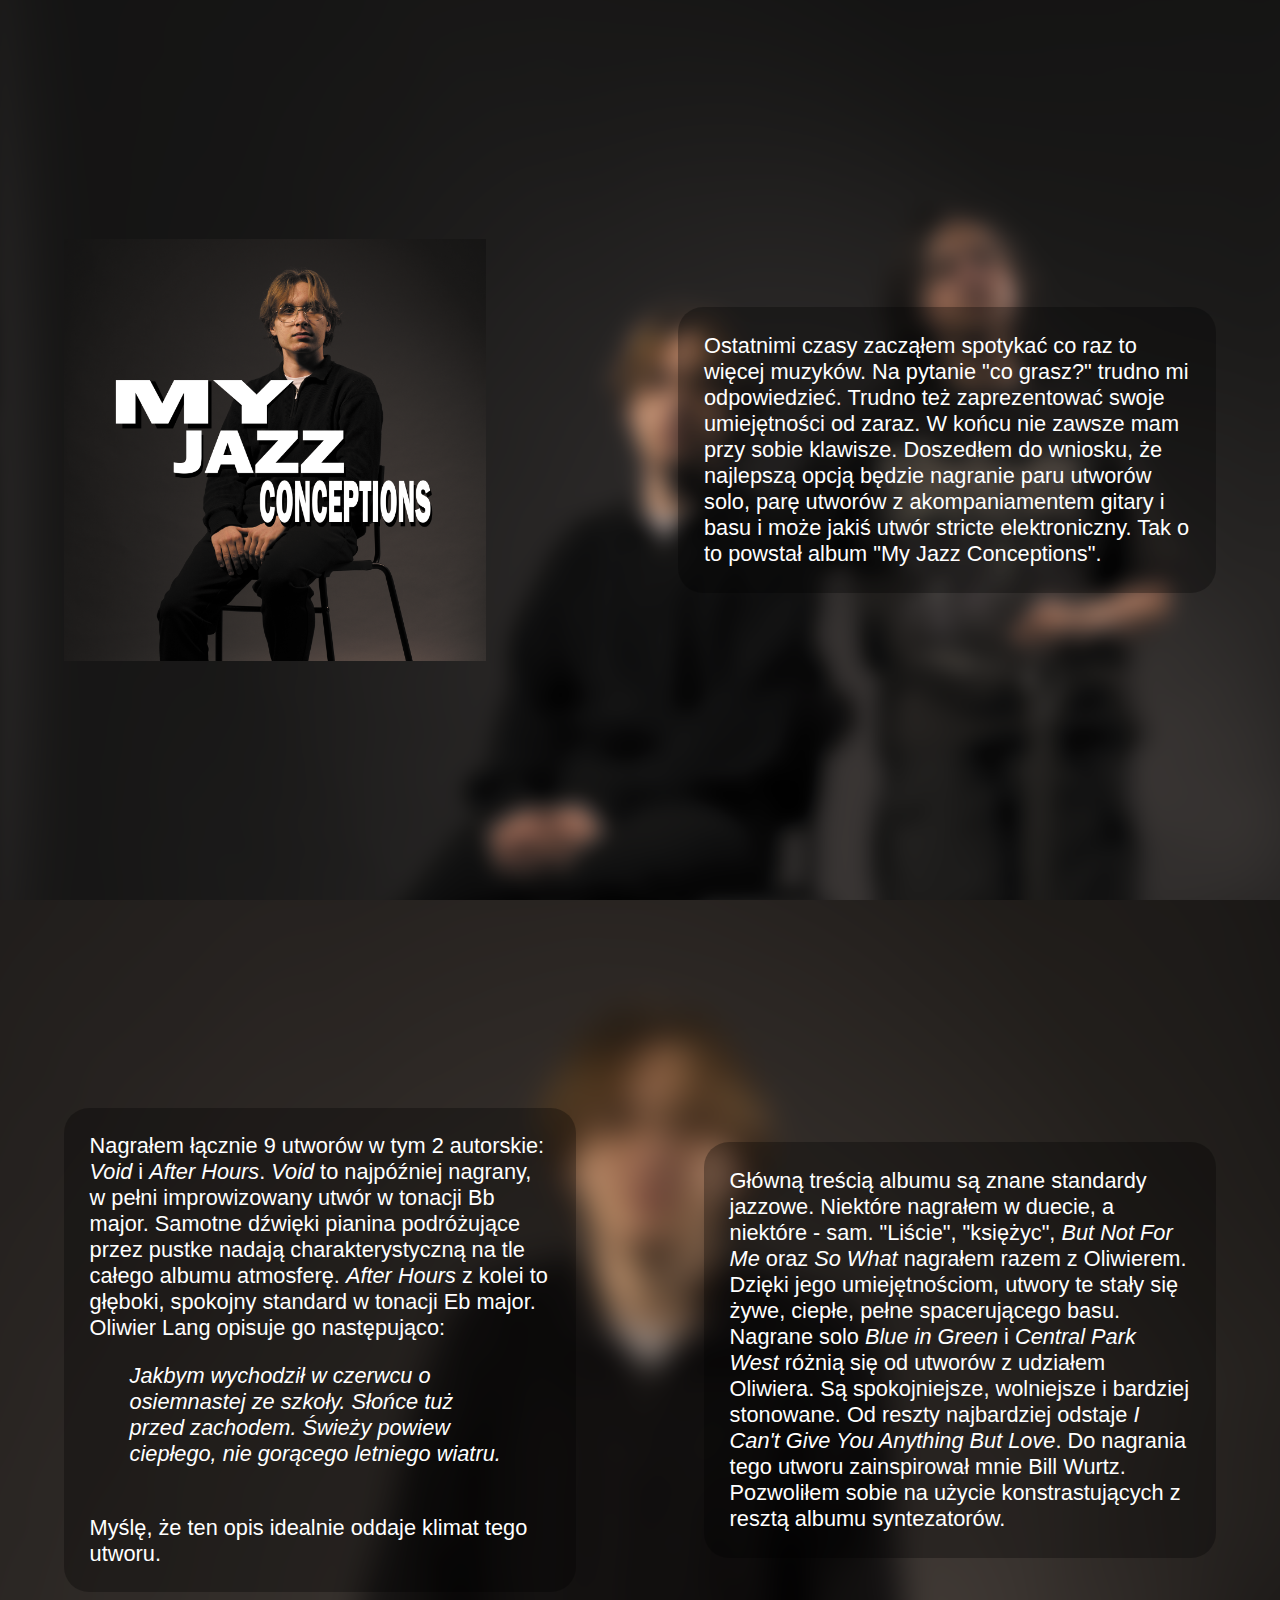
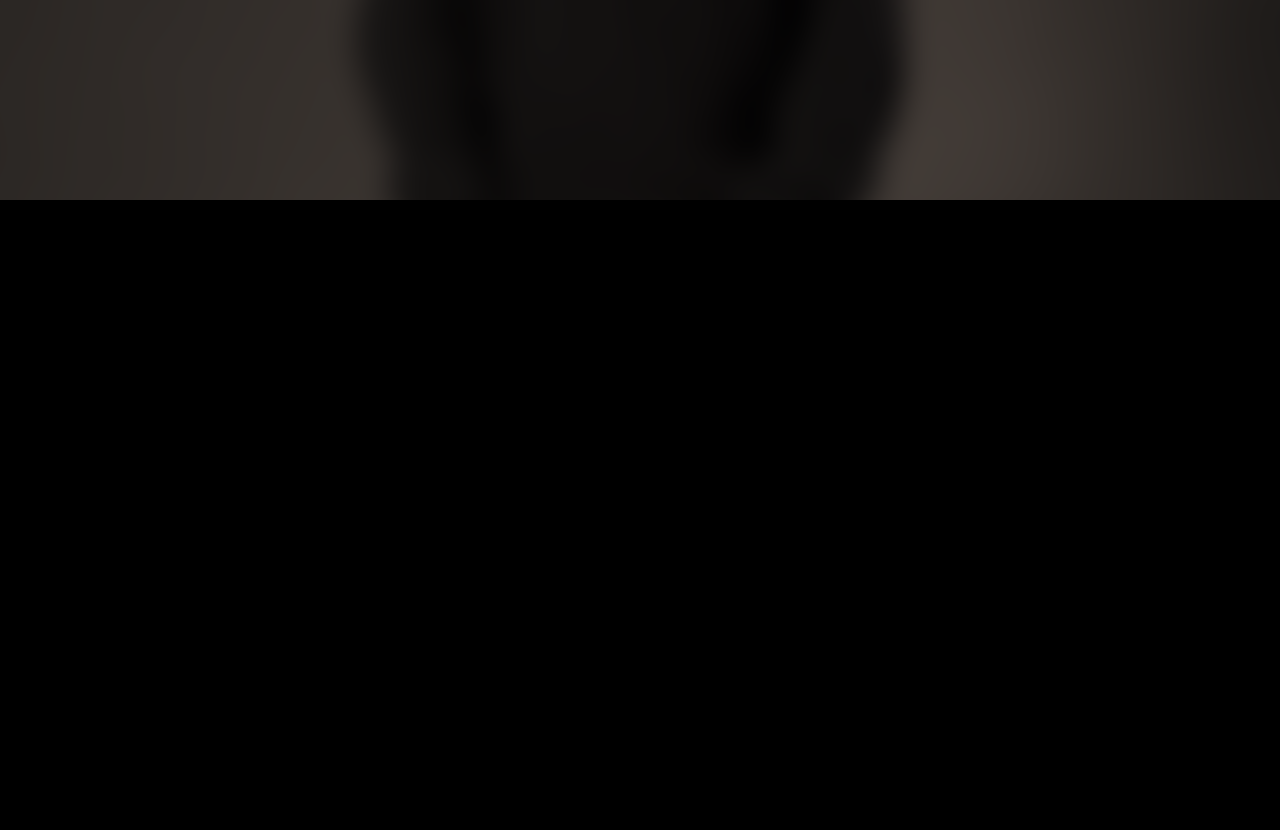
<file: album.html>
﻿<!DOCTYPE html>

<html lang="en" xmlns="http://www.w3.org/1999/xhtml">
<head>
    <meta charset="utf-8" />
    <meta name="viewport" content="width=device-width, initial-scale=1.0">
    <link href="album.css" rel="stylesheet" />
    <link rel="icon" type="image/x-icon" href="IMG/album_icon.ico">
    <title>My Jazz Conceptions</title>
</head>
<body>
    <div class="blok1">
        <div class="okladka">
            <img class="bigphoto" src="IMG/okladka.png" alt="Okładka albumu." />
        </div>
        <div class="opis">
            <p2>
                Ostatnimi czasy zacząłem spotykać co raz to więcej muzyków. Na pytanie "co grasz?" trudno mi odpowiedzieć.
                Trudno też zaprezentować swoje umiejętności od zaraz. W końcu nie zawsze mam przy sobie klawisze.
                Doszedłem do wniosku, że najlepszą opcją będzie nagranie paru utworów solo, parę utworów z akompaniamentem gitary i basu i może jakiś utwór
                stricte elektroniczny.
                Tak o to powstał album "My Jazz Conceptions".
            </p2>
        </div>
    </div>
    <div class="blok2">
        <div class="opis">
            <p2>
                Nagrałem łącznie 9 utworów w tym 2 autorskie: <i>Void</i> i <i>After Hours</i>. <i>Void</i> to najpóźniej nagrany,
                w pełni improwizowany utwór w tonacji Bb major. Samotne dźwięki pianina podróżujące przez pustke nadają charakterystyczną na tle
                całego albumu atmosferę. <i>After Hours</i> z kolei to głęboki, spokojny standard w tonacji Eb major. Oliwier Lang opisuje go następująco:
                <br />
                <blockquote>
                    Jakbym wychodził w czerwcu o osiemnastej ze szkoły. Słońce tuż przed zachodem.
                    Świeży powiew ciepłego, nie gorącego letniego wiatru.
                </blockquote>
                <br />
                Myślę, że ten opis idealnie oddaje klimat tego utworu.

            </p2>
        </div>
        <div class="opis">
            <p2>
                Główną treścią albumu są znane standardy jazzowe.
                Niektóre nagrałem w duecie, a niektóre - sam. "Liście", "księżyc", <i>But Not For Me</i> oraz <i>So What</i> nagrałem
                razem z Oliwierem. Dzięki jego umiejętnościom, utwory te stały się żywe, ciepłe, pełne spacerującego basu.
                Nagrane solo <i>Blue in Green</i> i <i>Central Park West</i> różnią się od utworów z udziałem Oliwiera. Są spokojniejsze, wolniejsze i bardziej stonowane.
                Od reszty najbardziej odstaje <i>I Can't Give You Anything But Love</i>.
                Do nagrania tego utworu zainspirował mnie Bill Wurtz. Pozwoliłem sobie na użycie konstrastujących z resztą albumu syntezatorów.
            </p2>
        </div>
    </div>
    <iframe src="https://www.youtube.com/embed/XCiLHO2TWnY?si=vjaPnr-jgrm0Fm6E" title="YouTube video player" frameborder="0" allow="accelerometer; autoplay; clipboard-write; encrypted-media; gyroscope; picture-in-picture; web-share" referrerpolicy="strict-origin-when-cross-origin" allowfullscreen></iframe>
    <iframe scrolling="no" frameborder="no" allow="autoplay" src="https://w.soundcloud.com/player/?url=https%3A//api.soundcloud.com/playlists/1926431359%3Fsecret_token%3Ds-g2rTkrbsvt2&color=%23ff5500&auto_play=false&hide_related=false&show_comments=true&show_user=true&show_reposts=false&show_teaser=true"></iframe><div style="font-size: 10px; color: #cccccc;line-break: anywhere;word-break: normal;overflow: hidden;white-space: nowrap;text-overflow: ellipsis; font-family: Interstate,Lucida Grande,Lucida Sans Unicode,Lucida Sans,Garuda,Verdana,Tahoma,sans-serif;font-weight: 100;"><a href="https://soundcloud.com/src_guy" title="src_guy" target="_blank" style="color: #cccccc; text-decoration: none;">src_guy</a> · <a href="https://soundcloud.com/src_guy/sets/my-jazz-conceptions/s-g2rTkrbsvt2" title="My Jazz Conceptions" target="_blank" style="color: #cccccc; text-decoration: none;">My Jazz Conceptions</a></div>
</body>
</html>
</file>
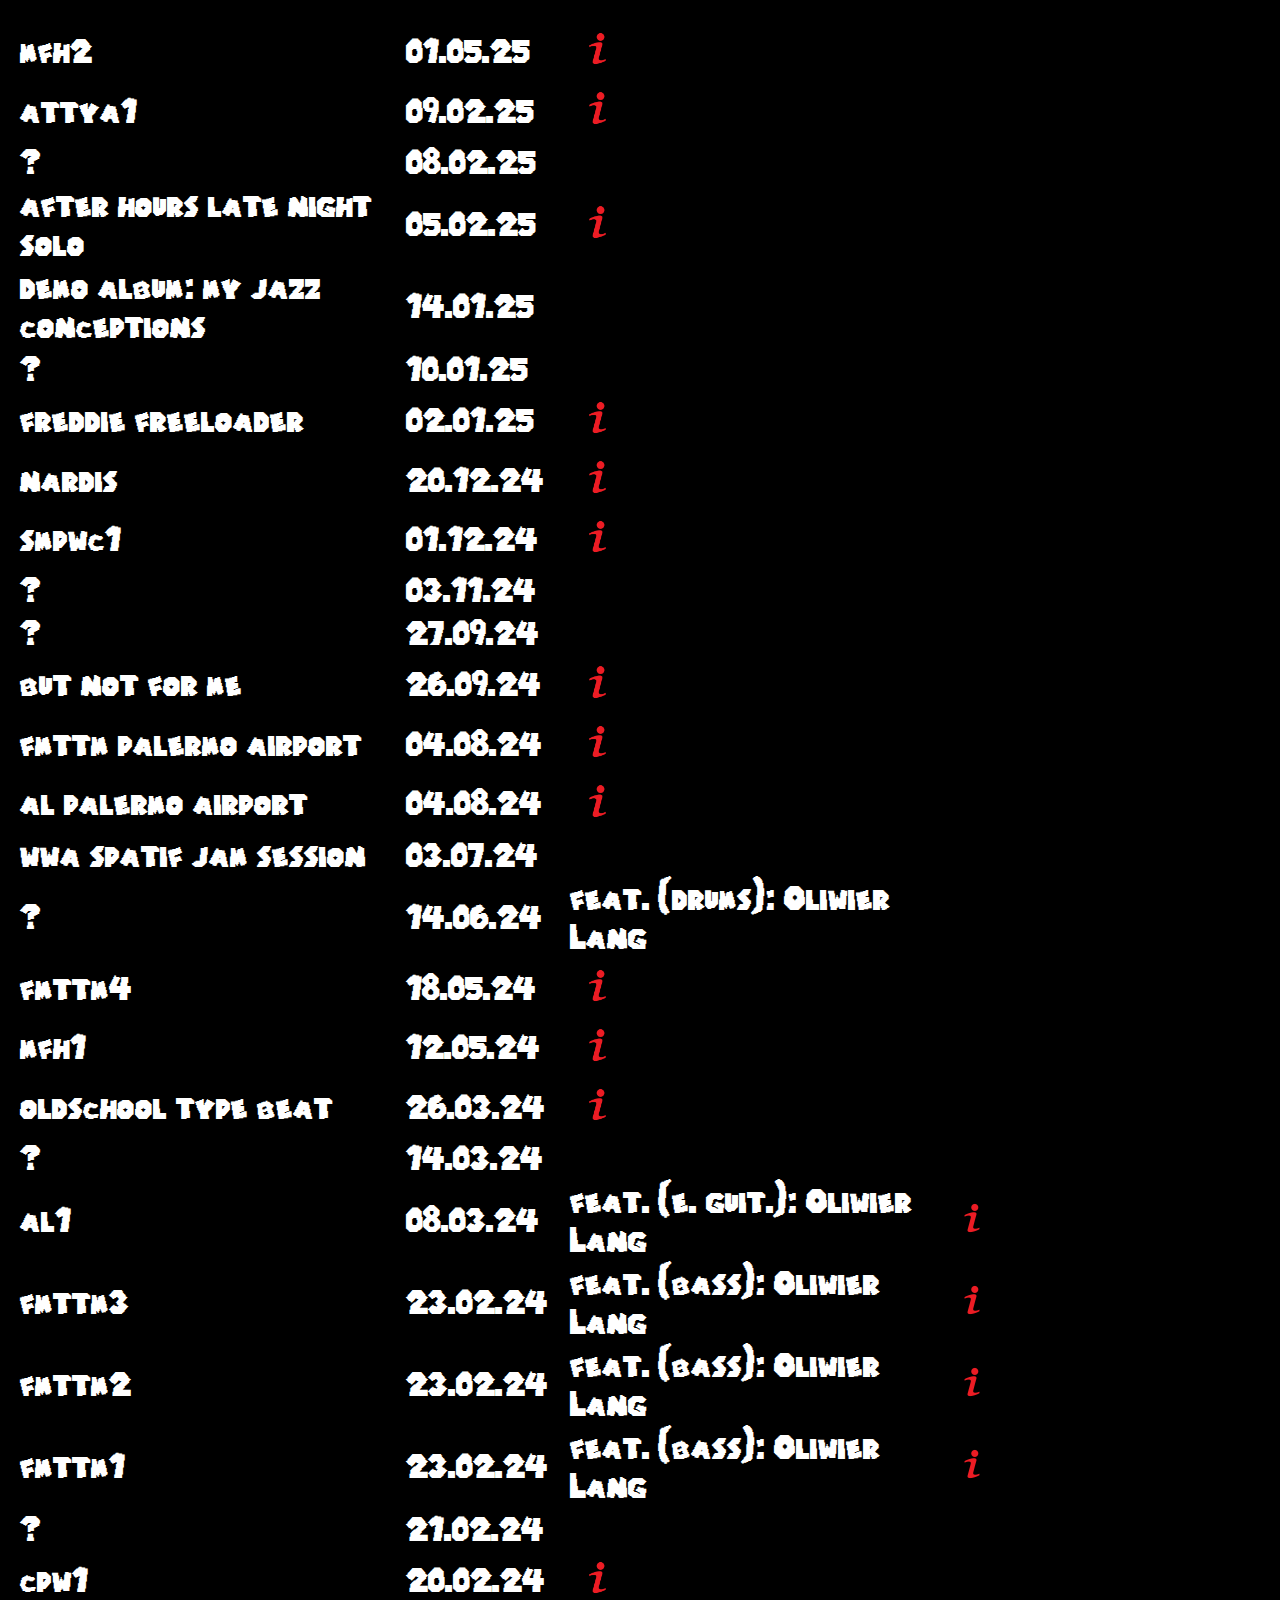
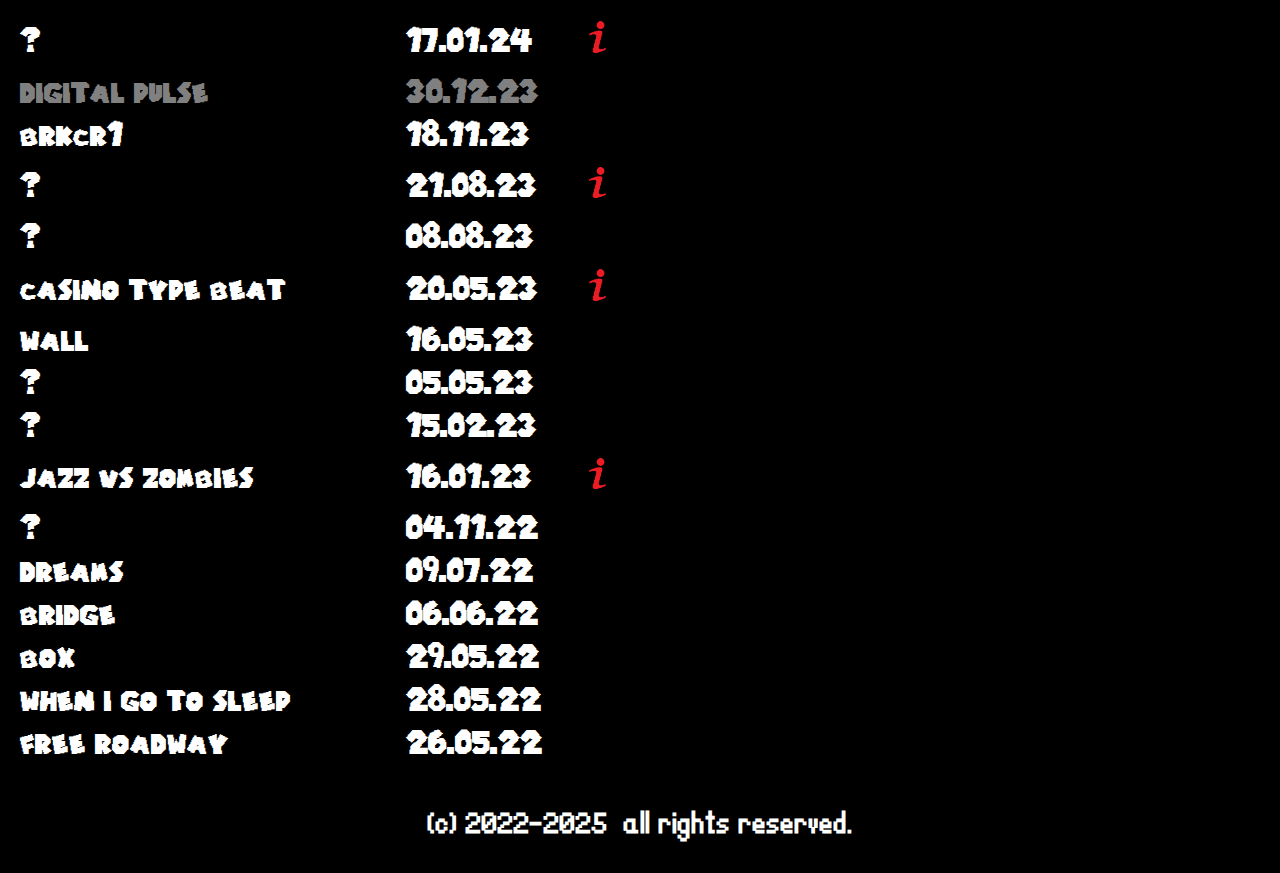
<file: muzyka.html>
/<html>
  <head>
    <title>muzyka</title>
    <link href="muzyka.css" rel="stylesheet">
  </head>
  <body>
      <table>
        <tr>
            <td>
                <p><a href="MUSIC/mfh2.mp3">mfh2</a></p>
            </td>
            <td class="date">
                <p>01.05.25</p>
            </td>
            <td>
                <a href="https://en.wikipedia.org/wiki/My_Foolish_Heart_(song)"><img src="IMG/i.png" width="10%" height="10%" /></a>
            </td>
        </tr>
        <tr>
            <td>
                <p><a href="MUSIC/attya1.mp3">attya1</a></p>
            </td>
            <td class="date">
                <p>09.02.25</p>
            </td>
            <td>
                <a href="https://wikipedia.org/wiki/All_the_Things_You_Are"><img src="IMG/i.png" width="10%" height="10%" /></a>
            </td>
        </tr>
        <tr>
            <td>
                <p><a href="MUSIC/08-02-25.mp3">?</a></p>
            </td>
            <td class="date">
                <p>08.02.25</p>
            </td>
        </tr>
        <tr>
            <td>
                <p><a href="MUSIC/after_hours_late_night_solo.mp3">after hours late night solo</a></p>
            </td>
            <td class="date">
                <p>05.02.25</p>
            </td>
            <td>
                <img src="IMG/i.png" width="10%" height="10%" title="solówka na bazie akordów autorskiego utworu 'after hours'"/>
            </td>
        </tr>
          <tr>
              <td>
                  <p><a href="https://soundcloud.com/src_guy/sets/my-jazz-conceptions">demo album: my jazz conceptions</a></p>
              </td>
              <td class="date">
                  <p class="album">14.01.25</p>
              </td>
          </tr>
          <tr>
            <td>
                <p><a href="MUSIC/10-01-25.Wav">?</a></p>
            </td>
            <td class="date">
                <p>10.01.25</p>
            </td>
        </tr>
          <tr>
              <td>
                  <p><a href="MUSIC/freddie.mp3">freddie freeloader</a></p>
              </td>
              <td class="date">
                  <p>02.01.25</p>
              </td>
              <td>
                  <a href="https://en.wikipedia.org/wiki/Freddie_Freeloader"><img src="IMG/i.png" width="10%" height="10%" /></a>
              </td>
          </tr>
          <tr>
              <td>
                  <p><a href="MUSIC/nardis.mp3">nardis</a></p>
              </td>
              <td class="date">
                  <p>20.12.24</p>
              </td>
              <td>
                  <a href="https://en.wikipedia.org/wiki/Nardis_(composition)"><img src="IMG/i.png" width="10%" height="10%" /></a>
              </td>
          </tr>
          <tr>
              <td>
                  <p><a href="https://www.youtube.com/shorts/NBZMP6jCjGw">smpwc1</a></p>
              </td>
              <td class="date">
                  <p>01.12.24</p>
              </td>
              <td>
                  <a href="https://en.wikipedia.org/wiki/Someday_My_Prince_Will_Come"><img src="IMG/i.png" width="10%" height="10%" /></a>
              </td>
          </tr>
          <tr>
              <td>
                  <p><a href="MUSIC/03-11-24.mp3">?</a></p>
              </td>
              <td>
                  <p>03.11.24</p>
              </td>
          </tr>
          <tr>
              <td>
                  <p><a href="MUSIC/27-09-24.mp3">?</a></p>
              </td>
              <td>
                  <p>27.09.24</p>
              </td>
          </tr>
          <tr>
              <td>
                  <p><a href="MUSIC/but-not-for-me.mp3">but not for me</a></p>
              </td>
              <td>
                  <p>26.09.24</p>
              </td>
              <td>
                  <a href="https://en.wikipedia.org/wiki/But_Not_for_Me_(song)"><img src="IMG/i.png" width="10%" height="10%" /></a>
              </td>
          </tr>
          <tr>
              <td>
                  <p><a href="https://youtu.be/_npVSOWGwRo">fmttm palermo airport</a></p>
              </td>
              <td>
                  <p>04.08.24</p>
              </td>
              <td>
                  <a href="https://en.wikipedia.org/wiki/Fly_Me_to_the_Moon"><img src="IMG/i.png" width="10%" height="10%" /></a>
              </td>
          </tr>
          <tr>
              <td>
                  <p><a href="https://youtu.be/VZ96v4cl8SY">al palermo airport</a></p>
              </td>
              <td>
                  <p>04.08.24</p>
              </td>
              <td>
                  <a href="https://en.wikipedia.org/wiki/Autumn_Leaves_(1945_song)"><img src="IMG/i.png" width="10%" height="10%" /></a>
              </td>
          </tr>
          <tr>
              <td>
                  <p><a href="MUSIC/jam.mp4">wwa spatif jam session</a></p>
              </td>
              <td>
                  <p>03.07.24</p>
              </td>
          </tr>
          <tr>
              <td>
                  <p><a href="MUSIC/14-06-24.mp3">?</a></p>
              </td>
              <td>
                  <p>14.06.24</p>
              </td>
              <td>
                  <p>feat. (drums): <a href="https://www.facebook.com/olusolinek">Oliwier Lang</a></p>
              </td>
          </tr>
          <tr>
              <td>
                  <p><a href="MUSIC/fly-me-to-the-moon4.mp3">fmttm4</a></p>
              </td>
              <td>
                  <p>18.05.24</p>
              </td>
              <td>
                  <a href="https://en.wikipedia.org/wiki/Fly_Me_to_the_Moon"><img src="IMG/i.png" width="10%" height="10%" /></a>
              </td>
          </tr>
          <tr>
              <td>
                  <p><a href="SUB/mfh.html">mfh1</a></p>
              </td>
              <td>
                  <p>12.05.24</p>
              </td>
              <td>
                  <a href="https://en.wikipedia.org/wiki/My_Foolish_Heart_(song)"><img src="IMG/i.png" width="10%" height="10%" /></a>
              </td>
          </tr>
          <tr>
              <td>
                  <p><a href="SUB/b1.html">oldschool type beat</a></p>
              </td>
              <td>
                  <p>26.03.24</p>
              </td>
              <td>
                  <a href="https://en.wikipedia.org/wiki/Sampling_(music)"><img src="IMG/i.png" width="10%" height="10%" /></a>
              </td>
          </tr>
          <tr>
              <td>
                  <p><a href="MUSIC/14-03-24.mp3">?</a>
              </td>
              <td>
                  <p>14.03.24</p>
              </td>
          </tr>
          <tr>
              <td>
                  <p><a href="MUSIC/autumn-leaves1.mp3">al1</a></p>
              </td>
              <td>
                  <p>08.03.24</p>
              </td>
              <td>
                  <p>feat. (e. guit.): <a href="https://www.facebook.com/olusolinek">Oliwier Lang</a></p>
              </td>
              <td>
                  <a href="https://en.wikipedia.org/wiki/Autumn_Leaves_(1945_song)"><img src="IMG/i.png" width="10%" height="10%" /></a>
              </td>
          </tr>
          <tr>
              <td>
                  <p><a href="MUSIC/fly-me-to-the-moon3.mp3">fmttm3</a></p>
              </td>
              <td>
                  <p>23.02.24</p>
              </td>
              <td>
                  <p>feat. (bass): <a href="https://www.facebook.com/olusolinek">Oliwier Lang</a></p>
              </td>
              <td>
                  <a href="https://en.wikipedia.org/wiki/Fly_Me_to_the_Moon"><img src="IMG/i.png" width="10%" height="10%" /></a>
              </td>
          </tr>
          <tr>
              <td>
                  <p><a href="MUSIC/fly-me-to-the-moon2.mp3">fmttm2</a></p>
              </td>
              <td>
                  <p>23.02.24</p>
              </td>
              <td>
                  <p>feat. (bass): <a href="https://www.facebook.com/olusolinek">Oliwier Lang</a></p>
              </td>
              <td>
                  <a href="https://en.wikipedia.org/wiki/Fly_Me_to_the_Moon"><img src="IMG/i.png" width="10%" height="10%" /></a>
              </td>
          </tr>
          <tr>
              <td>
                  <p><a href="MUSIC/fly-me-to-the-moon1.mp3">fmttm1</p></a>
              </td>
              <td>
                  <p>23.02.24</p>
              </td>
              <td>
                  <p>feat. (bass): <a href="https://www.facebook.com/olusolinek">Oliwier Lang</a></p>
              </td>
              <td>
                  <a href="https://en.wikipedia.org/wiki/Fly_Me_to_the_Moon"><img src="IMG/i.png" width="10%" height="10%" /></a>
              </td>
          </tr>
          <tr>
              <td>
                  <p><a href="MUSIC/21-02-24.mp3">?</a></p>
              </td>
              <td>
                  <p>21.02.24</p>
              </td>
          </tr>
          <tr>
              <td>
                  <p><a href="MUSIC/central-park-west1.mp3">cpw1</a></p>
              </td>
              <td>
                  <p>20.02.24</p>
              </td>
              <td>
                  <a href="https://en.wikipedia.org/wiki/Central_Park_West_(John_Coltrane_song)"><img src="IMG/i.png" width="10%" height="10%" /></a>
              </td>
          </tr>
          <tr>
              <td>
                  <p><a href="MUSIC/17-01-24.mp3">?</a></p>
              </td>
              <td>
                  <p>17.01.24</p>
              </td>
              <td>
                  <a href="https://en.wikipedia.org/wiki/Sampling_(music)"><img src="IMG/i.png" width="10%" height="10%" /></a>
              </td>
          </tr>
          <tr>
              <td>
                  <p style="color: gray;">digital pulse</p>
              </td>
              <td>
                  <p style="color: gray;">30.12.23</p>
              </td>
          </tr>

          <tr>
              <td>
                  <p><a href="MUSIC/brkcr1.mp3">brkcr1</a></p>
              </td>
              <td>
                  <p>18.11.23</p>
              </td>
          </tr>

          <tr>
              <td>
                  <p><a href="MUSIC/21-08-23.mp3">?</a></p>
              </td>
              <td>
                  <p>21.08.23</p>
              </td>
              <td>
                  <a href="https://en.wikipedia.org/wiki/Sampling_(music)"><img src="IMG/i.png" width="10%" height="10%" /></a>
              </td>
          </tr>

          <tr>
              <td>
                  <p><a href="MUSIC/08-08-23.mp3">?</a></p>
              </td>
              <td>
                  <p>08.08.23</p>
              </td>
          </tr>

          <tr>
              <td>
                  <p><a href="MUSIC/casino-type-beat.mp3">casino type beat</a></p>
              </td>
              <td>
                  <p>20.05.23</p>
              </td>
              <td>
                  <a href="https://en.wikipedia.org/wiki/Sampling_(music)"><img src="IMG/i.png" width="10%" height="10%" /></a>
              </td>
          </tr>

          <tr>
              <td>
                  <p><a href="MUSIC/wall.mp3">wall</a></p>
              </td>
              <td>
                  <p>16.05.23</p>
              </td>
          </tr>

          <tr>
              <td>
                  <p><a href="MUSIC/05-05-23.mp3">?</a></p>
              </td>
              <td>
                  <p>05.05.23</p>
              </td>
          </tr>

          <tr>
              <td>
                  <p><a href="MUSIC/15-02-23.mp3">?</a></p>
              </td>
              <td>
                  <p>15.02.23</p>
              </td>
          </tr>

          <tr>
              <td>
                  <p><a href="MUSIC/jazz-vs-zombies.mp3">jazz vs zombies</a></p>
              </td>
              <td>
                  <p>16.01.23</p>
              </td>
              <td>
                  <a href="https://www.youtube.com/watch?v=VjvAMLM7a00"><img src="IMG/i.png" width="10%" height="10%" /></a>
              </td>
          </tr>

          <tr>
              <td>
                  <p><a href="MUSIC/04-11-22.wav">?</a></p>
              </td>
              <td>
                  <p>04.11.22</p>
              </td>
          </tr>

          <tr>
              <td>
                  <p><a href="MUSIC/dreams.mp3">dreams</a></p>
              </td>
              <td>
                  <p>09.07.22</p>
              </td>
          </tr>

          <tr>
              <td>
                  <p><a href="MUSIC/bridge.mp3">bridge</a></p>
              </td>
              <td>
                  <p>06.06.22</p>
              </td>
          </tr>

          <tr>
              <td>
                  <p><a href="MUSIC/box.mp3">box</a></p>
              </td>
              <td>
                  <p>29.05.22</p>
              </td>

          </tr>

          <tr>
              <td>
                  <p><a href="MUSIC/when-i-go-to-sleep.mp3">when i go to sleep</a></p>
              </td>
              <td>
                  <p>28.05.22</p>
              </td>
          </tr>

          <tr>
              <td>
                  <p><a href="MUSIC/free-roadway.mp3">free roadway</a></p>
              </td>
              <td>
                  <p>26.05.22</p>
              </td>
          </tr>
      </table>
      <br>
      <footer>
        <h3>(c) 2022-2025&nbsp;&nbsp;all rights reserved.</h3>
      </footer>
  </body>
</html>
</file>
<file: omnie.html>
<html>
  <head>
    <title>src_guy</title>
    <link href="style.css" rel="stylesheet">
  </head>
  <body>
    <div class="przycisk-prawo">
      <a href="index.html"><h1>home</h1></a>
    </div>
    <div class="przycisk-lewo">
      <h1>o mnie</h1>
    </div>
    <br>
    <div class="tresc">
      <h3>
      robie muzyke, pisze jakiś kod i coś tam politykuje.<br>
      </h3>
    </div>
  </body>
</html>
</file>
<file: SUB/b1.html>
/<html>
  <head>
    <title>oldschool type beat</title>
    <link href="b1.css" rel="stylesheet">
  </head>
  <body>
      <iframe width="560" height="315" src="https://www.youtube-nocookie.com/embed/S9J9KiJATLI?si=hHmDeDkO_Vhxsfhy" title="YouTube video player" frameborder="0" allow="accelerometer; autoplay; clipboard-write; encrypted-media; gyroscope; picture-in-picture; web-share" referrerpolicy="strict-origin-when-cross-origin" allowfullscreen></iframe>
      <audio controls>
          <source src="b1.mp3" type="audio/mpeg">
      </audio>
  </body>
</html>
</file>
<file: album.css>
﻿body {
    margin-top: 0px;
    margin-left: 0px;
    margin-right: 0px;
    margin-bottom: 0px;
    padding: 0px;
    background-color: black;
}
a {
    text-decoration: none;
    color: white;
}

    a.album_link {
        text-decoration: underline;
        color: wheat;
    }

    a:hover {
        color: bisque;
        transition-duration: 1s;
    }

    a.album_link:hover {
        color: indianred;
        transition-duration: 1s;
    }

@keyframes fadeIn {
    0% {
        opacity: 0;
    }

    100% {
        opacity: 1;
    }
}

h1 {
    font-size: 8vh;
    font-family: 'Franklin Gothic Medium', 'Arial Narrow', Arial, sans-serif;
}

p {
    font-size: 2vw;
    font-family: 'Franklin Gothic Medium', 'Arial Narrow', Arial, sans-serif;
}

p2 {
    font-size: 1.7vw;
    font-family: 'Franklin Gothic Medium', 'Arial Narrow', Arial, sans-serif;
}

blockquote {
    display: block;
    margin-block-start: 1em;
    margin-block-end: 1em;
    margin-inline-start: 40px;
    margin-inline-end: 40px;
    unicode-bidi: isolate;
    font-style: italic;
}

iframe {
    width: 50%;
    height: 70vh;
    float: left;
}

/* BLOKI */

.blok1 {
    width: 100%;
    height: 100vh;
    animation: fadeIn 1s;
    display: flex;
    background-image: url("IMG/blok_album_1.png");
    background-size: cover;
    background-position: center;
    align-items: center;
    justify-content: center;
    gap: 5%;
}

.blok2 {
    width: 100%;
    height: 100vh;
    animation: fadeIn 1s;
    display: flex;
    background-image: url("IMG/blok_album_2.png");
    background-size: cover;
    background-position: center;
    align-items: center;
    justify-content: center;
}


.okladka {
    display: flex;
    flex: 1;
    margin-left: 5%;
}
.bigphoto {
    width: 33vw;
    height: 33vw;
}
.opis {
    display: flex;
    flex: 1;
    background-color: rgba(0, 0, 0, 0.3);
    margin-right: 5%;
    margin-left: 5%;
    border-radius: 25px;
    color: white;
    padding: 2%;
}



@media only screen and (max-width: 600px) {
     
    .bigphoto {
        width: 40vw;
        height: 40vw;
    }

    p {
        font-size: 4vw;
        font-family: 'Franklin Gothic Medium', 'Arial Narrow', Arial, sans-serif;
    }

    p2 {
        font-size: 3.5vw;
        font-family: 'Franklin Gothic Medium', 'Arial Narrow', Arial, sans-serif;
    }

    blockquote {
        display: block;
        margin-block-start: 1em;
        margin-block-end: 1em;
        margin-inline-start: 10px;
        margin-inline-end: 10px;
        unicode-bidi: isolate;
        font-style: italic;
    }

}


@media only screen and (max-width: 800px) {
    iframe {
        width: 100%;
        height: 70vh;
    }
}
</file>
<file: muzyka.css>
body {
    background-color: black;
    margin-top: 0px;
}
p {
    color: white;
    font-family: "mario_world";
    font-size: 20px;
}
h3 {
    color: white;
    font-family: "pixel";
    font-size: 30px;
}
h1 {
    color: white;
    font-family: "pixel";
    font-size: 50px;
}
h2 {
    color: white;
}
h4 {
    color: white;
}
table {
    color: white;
}
td {
    padding-left: 10px;
    padding-right: 10px;
}
footer {
    left: 0;
    bottom: 0;
    width: 100%;
    text-align: center;
    background-color: black;
}
a {
    text-decoration: none;
    color: white;
}
img {
    float: left;
    padding: 10px;
}
@font-face {
    font-family: "mario_world";
    src: url("FONTS/mario_world.ttf");
    }
@font-face {
    font-family: "mario64";
    src: url("FONTS/mario64.otf");
    }
@font-face {
    font-family: "pixel";
    src: url("FONTS/pixel.ttf");
    }
</file>
<file: style.css>
body {
    margin-top: 0px;
    margin-left: 0px;
    margin-right: 0px;
    margin-bottom: 0px;
    padding: 0px;
    background-color: black;
}
a {
    text-decoration: none;
    color: white;
}
a.album_link {
    text-decoration: underline;
    color: wheat;
}
a:hover {
    color: bisque;
    transition-duration: 1s;
}
a.album_link:hover {
    color: indianred;
    transition-duration: 1s;
}

@keyframes fadeIn {
    0% {
        opacity: 0;
    }

    100% {
        opacity: 1;
    }
}

h1 {
    font-size: 8vh;
    font-family: 'Franklin Gothic Medium', 'Arial Narrow', Arial, sans-serif;
}

p {
    font-size: 2vw;
    font-family: 'Franklin Gothic Medium', 'Arial Narrow', Arial, sans-serif;
}

p2 {
    font-size: 2vw;
    font-family: 'Franklin Gothic Medium', 'Arial Narrow', Arial, sans-serif;
}

@font-face {
    font-family: Title;
    src: url(FONTS/alfaslab.ttf);
}

/*BLOKI*/

.blok1 {
    background-image: url('IMG/blok1-1.png');
    width: 100%;
    height: 100%;
    background-position: center;
    background-repeat: no-repeat;
    background-size: cover;
    display: flex;
    align-items: center;
    justify-content: center;
    animation: fadeIn 1s;
}

.tytul_blok {
    width: 40%;
    text-align: center;
    font-size: 6vw;
    animation: fadeIn;
    animation-duration: 1s;
    font-family: Title;
    border-radius: 25px;
    padding-right: 50vw;
    padding-bottom: 40vh;
    color: white;
    text-shadow: 10px 10px 6px black;
}

.blok2 {
    background-image: url('IMG/blok2-1.png');
    background-size: cover;
    background-position: center;
    width: 100%;
    height: 100%;
    animation: fadeIn 1s;
    display: flex;
}

.blok3 {
    background-color: #22170F;
    width: 100%;
    height: 100%;
    animation: fadeIn 1s;
    display: flex;
}

.stopka {
    background-color: #5D3E29;
    width: 100%;
    height: 5%;
    animation: fadeIn 1s;
    display: flex;
}

.blok3 {
    width: 100%;
    height: 100%;
    animation: fadeIn 1s;
    display: flex;
}

.blok_album {
    width: 100%;
    height: 100%;
    animation: fadeIn 1s;
    display: flex;
    background-image: url("IMG/blok25-1.png");
    background-size: cover;
    background-position: center;
    align-items: center;
    justify-content: center;
    gap: 5%;
}

/*TRE�CI*/

.tresc1 {
    flex: 1;
    flex-direction: row;
    display: flex;
    margin-left: 4vh;
    margin-right: 4vh;
    height: 100%;
    justify-content: center;
    align-items: center;
    color: white;
}
.tresc2 {
    flex: 1;
    flex-direction: row;
    display: flex;
    margin: auto;
    color: white;
    justify-content: center;
    gap: 5%;
}

.tresc3 {
    display: flex;
    flex: 1;
}
.tresc4 {
    flex: 1;
    flex-direction: row;
    display: flex;
    color: white;
}
.button {
    display: flex;
    flex: 1;
    margin: 3vh;
    flex-grow: 0;
    flex-shrink: 1;
}
.button:hover {
    filter: grayscale(0.5);
    transition-duration: 2s;
}
.bigphoto {
    width: 33vw;
    height: 33vw;
}

.panel {
    display: flex;
    flex: 1;
    justify-content: center;
    overflow: hidden;
}

.panel:hover {
    filter: grayscale(0.5);
    transition-duration: 2s;
}

.bigphoto2 {
    width: 100%;
    height: 100%;
    object-fit: cover;
}

.bigphoto2 {
    height: 100%;
    width: 100%;
    object-fit: cover;
    min-width: 100%;
    min-height: 100%;
}

.okladka {
    display: flex;
    flex: 1;
    margin-left: 5%;
}

.opis {
    display: flex;
    flex: 1;
    background-color: rgba(0, 0, 0, 0.3);
    margin-right: 5%;
    border-radius: 25px;
    color: white;
    padding: 2%;
}

@media only screen and (max-width: 600px) {
    .tresc2 {
        flex: 1;
        flex-direction: column-reverse;
        display: flex;
        margin: auto;
        color: white;
        justify-content: center;
        gap: 5%;
    }

    .button {
        display: flex;
        flex: 1;
        margin-bottom: 3vh;
        margin-left: auto;
        margin-right: auto;
        flex-grow: 0;
        flex-shrink: 1;
        text-align: center;
    }

    .bigphoto {
        width: 55vw;
        height: 55vw;
    }

    .blok1 {
        background-image: url('IMG/blok1-1mobile.png');
        width: 100%;
        height: 100%;
        background-position: center;
        background-repeat: no-repeat;
        background-size: cover;
        display: flex;
        align-items: center;
        justify-content: center;
        animation: fadeIn 1s;
    }

    p {
        font-size: 4vw;
        font-family: 'Franklin Gothic Medium', 'Arial Narrow', Arial, sans-serif;
    }

    p2 {
        font-size: 3.5vw;
        font-family: 'Franklin Gothic Medium', 'Arial Narrow', Arial, sans-serif;
    }

    .blok2 {
        background-image: url('IMG/blok2-1.png');
        background-size: cover;
        background-position: center;
        flex-direction: column;
        width: 100%;
        height: 100%;
        animation: fadeIn 1s;
        display: flex;
    }
}
</file>
<file: SUB/b1.css>
body {
    background-color: black;
    max-width: 500px;
    margin: auto;
}
p {
    color: white;
    font-family: "mario_world";
    font-size: 20px;
}
h3 {
    color: white;
    font-family: "pixel";
    font-size: 30px;
}
table {
    color: white;
}
td {
    padding-left: 10px;
    padding-right: 10px;
}
footer {
    position: fixed;
    left: 0;
    bottom: 0;
    width: 100%;
    text-align: center;
    background-color: black;
}
a {
    text-decoration: none;
    color: white;
}
iframe {
    padding-bottom: 10px;
}
audio {
    padding-left: 140px;
}
@font-face {
    font-family: "mario_world";
    src: url("FONTS/mario_world.ttf");
    }
@font-face {
    font-family: "mario64";
    src: url("FONTS/mario64.otf");
    }
@font-face {
    font-family: "pixel";
    src: url("FONTS/pixel.ttf");
    }
</file>
